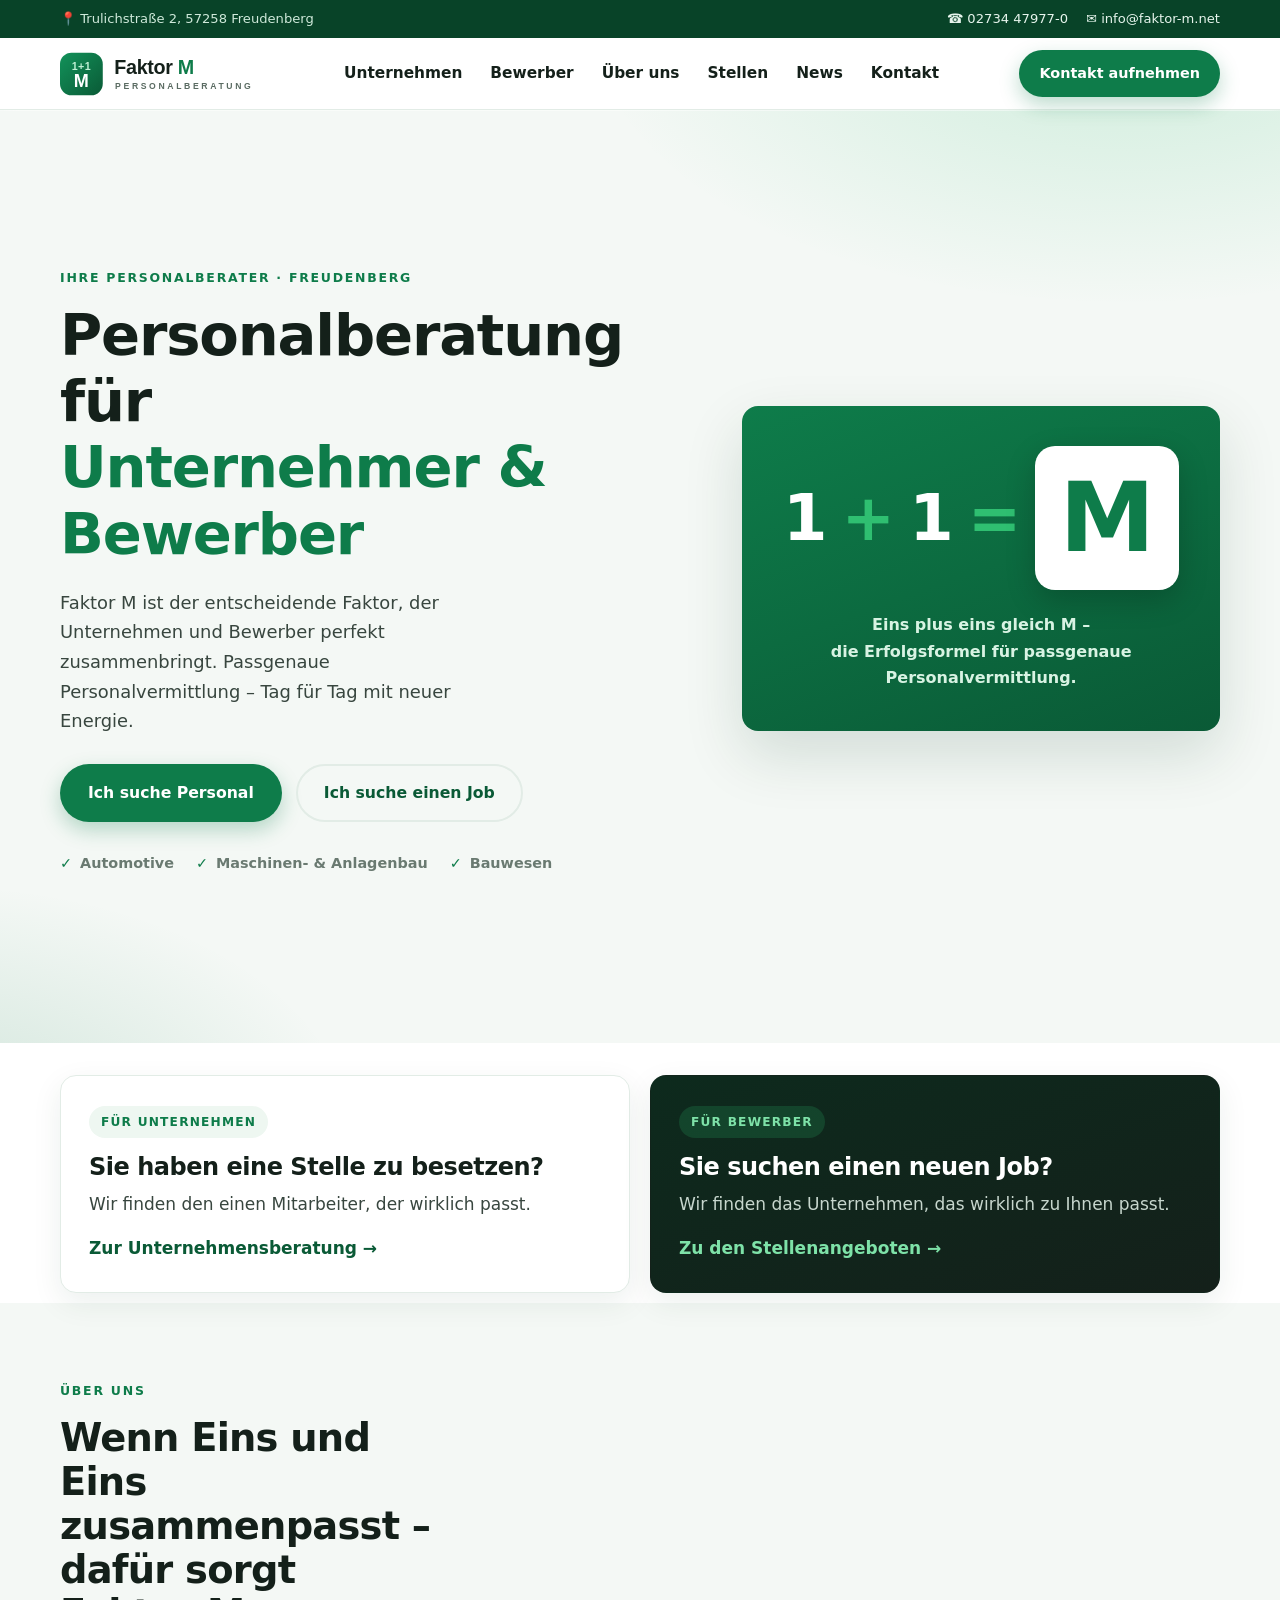
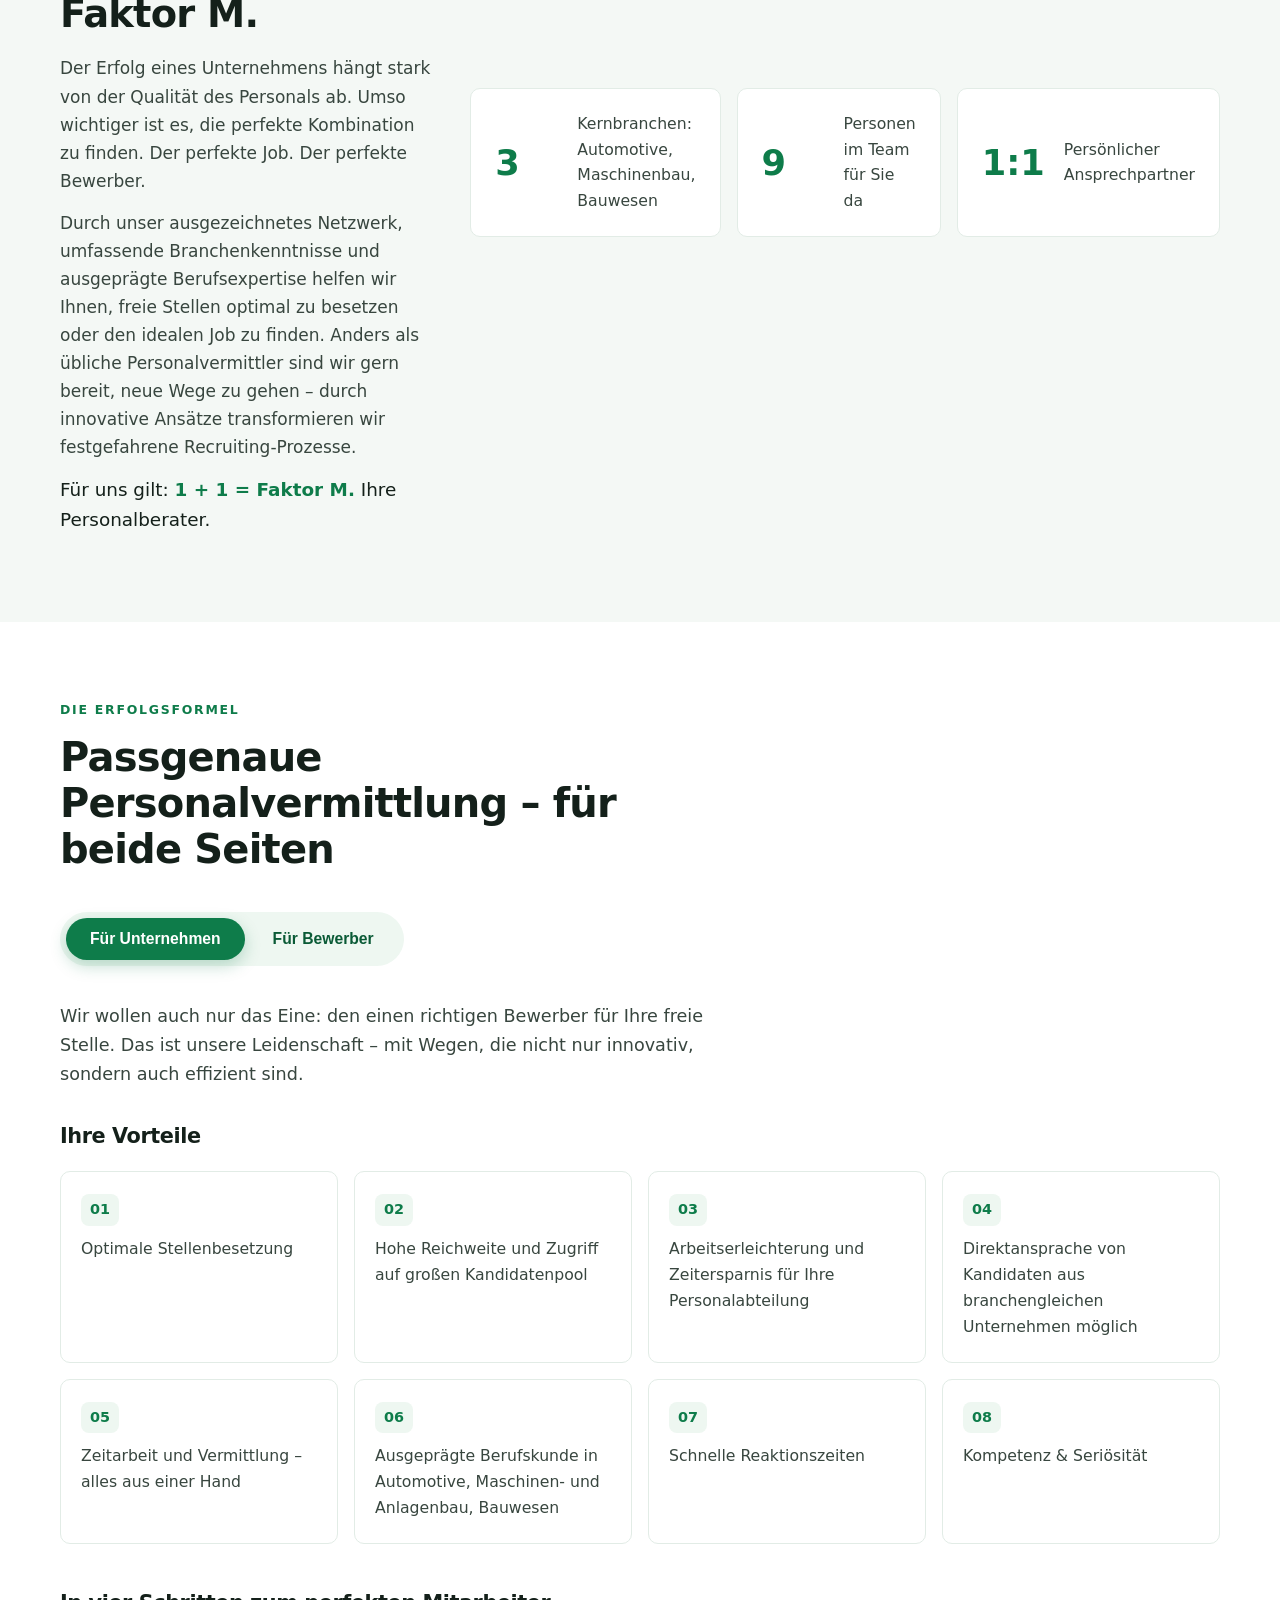
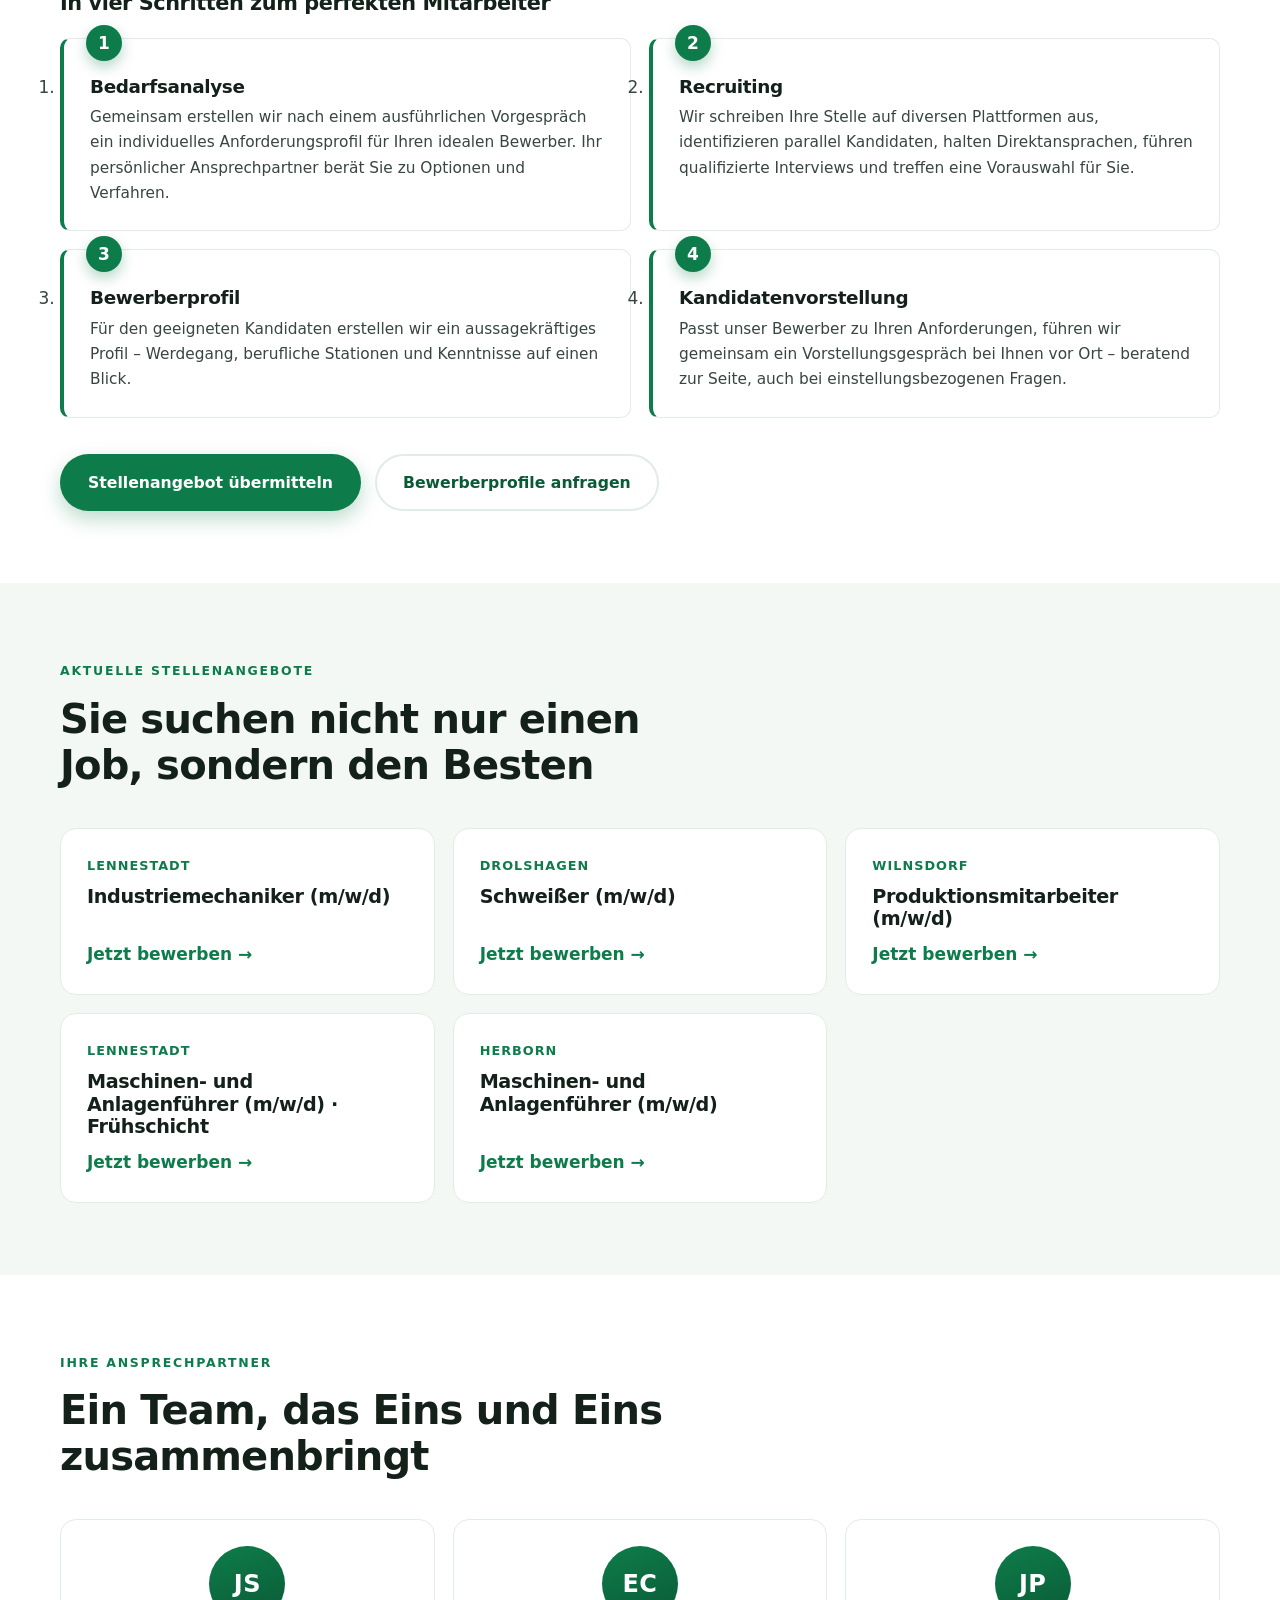
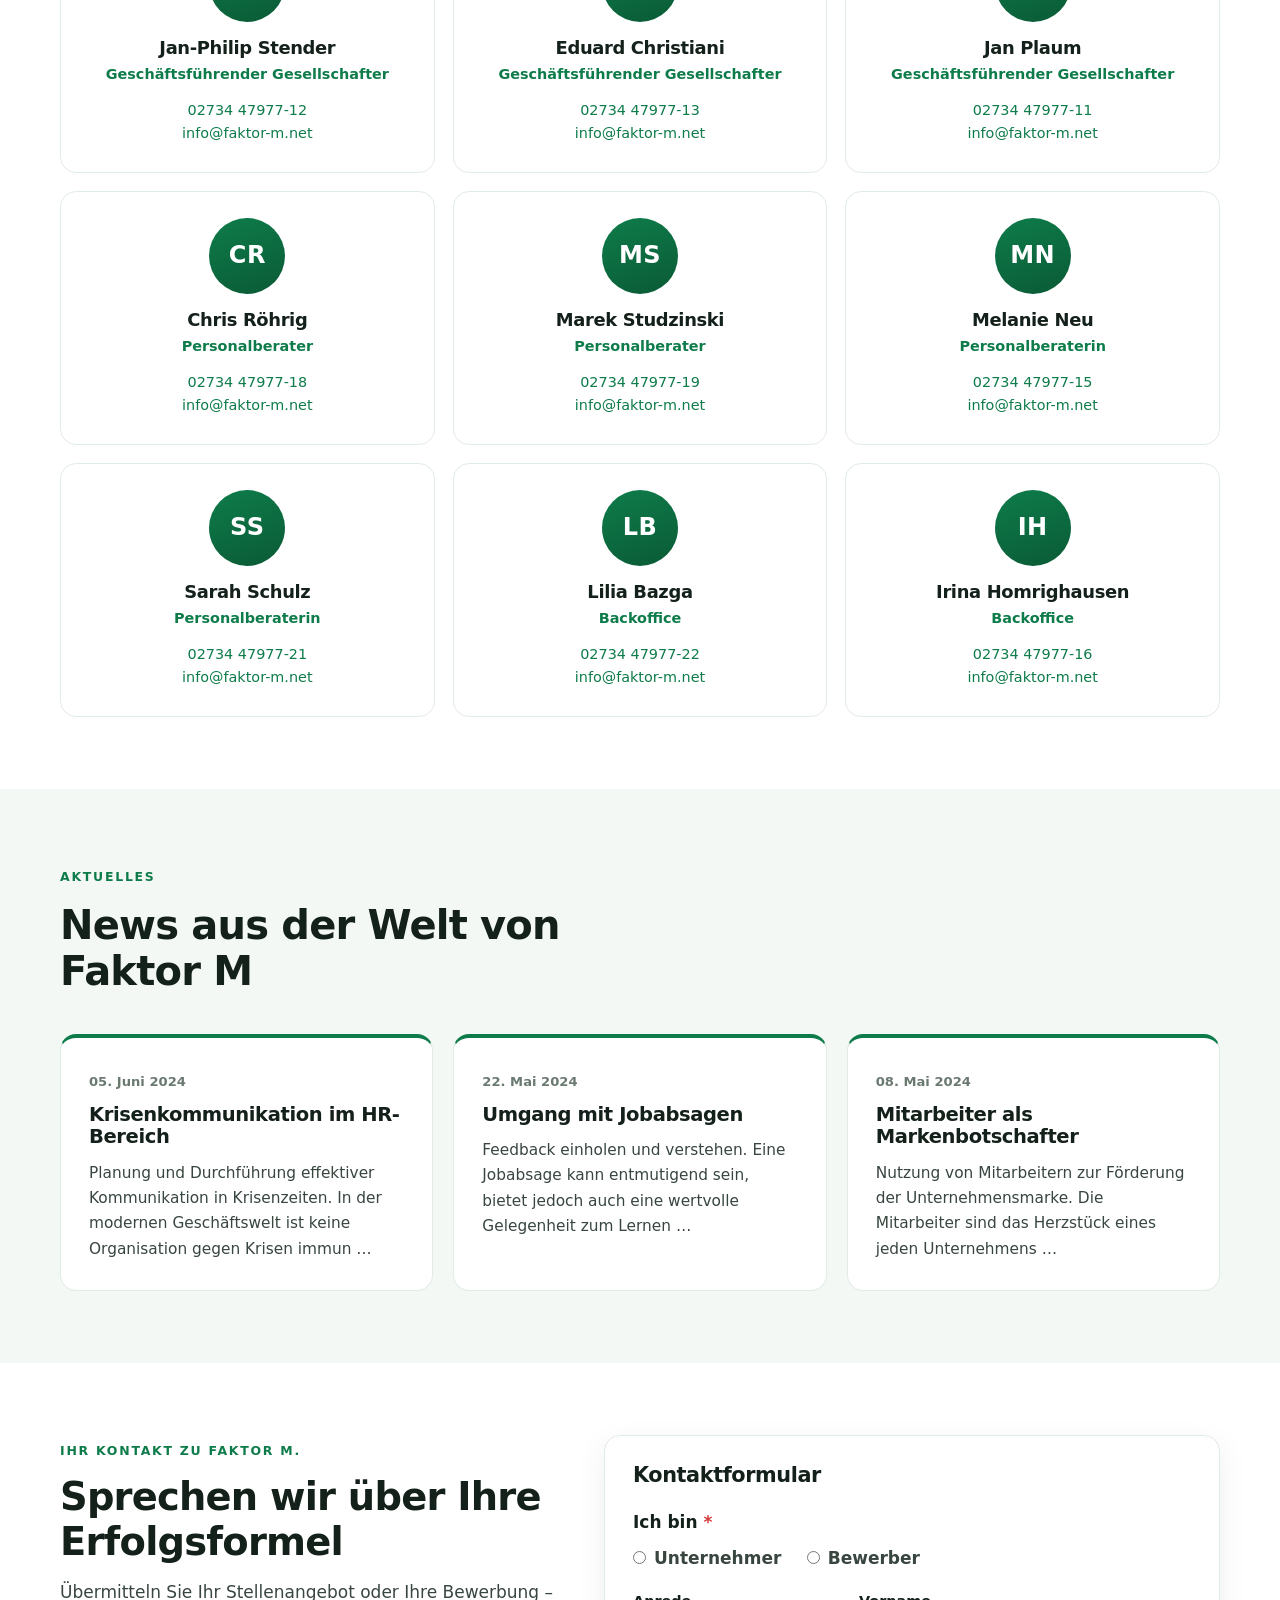
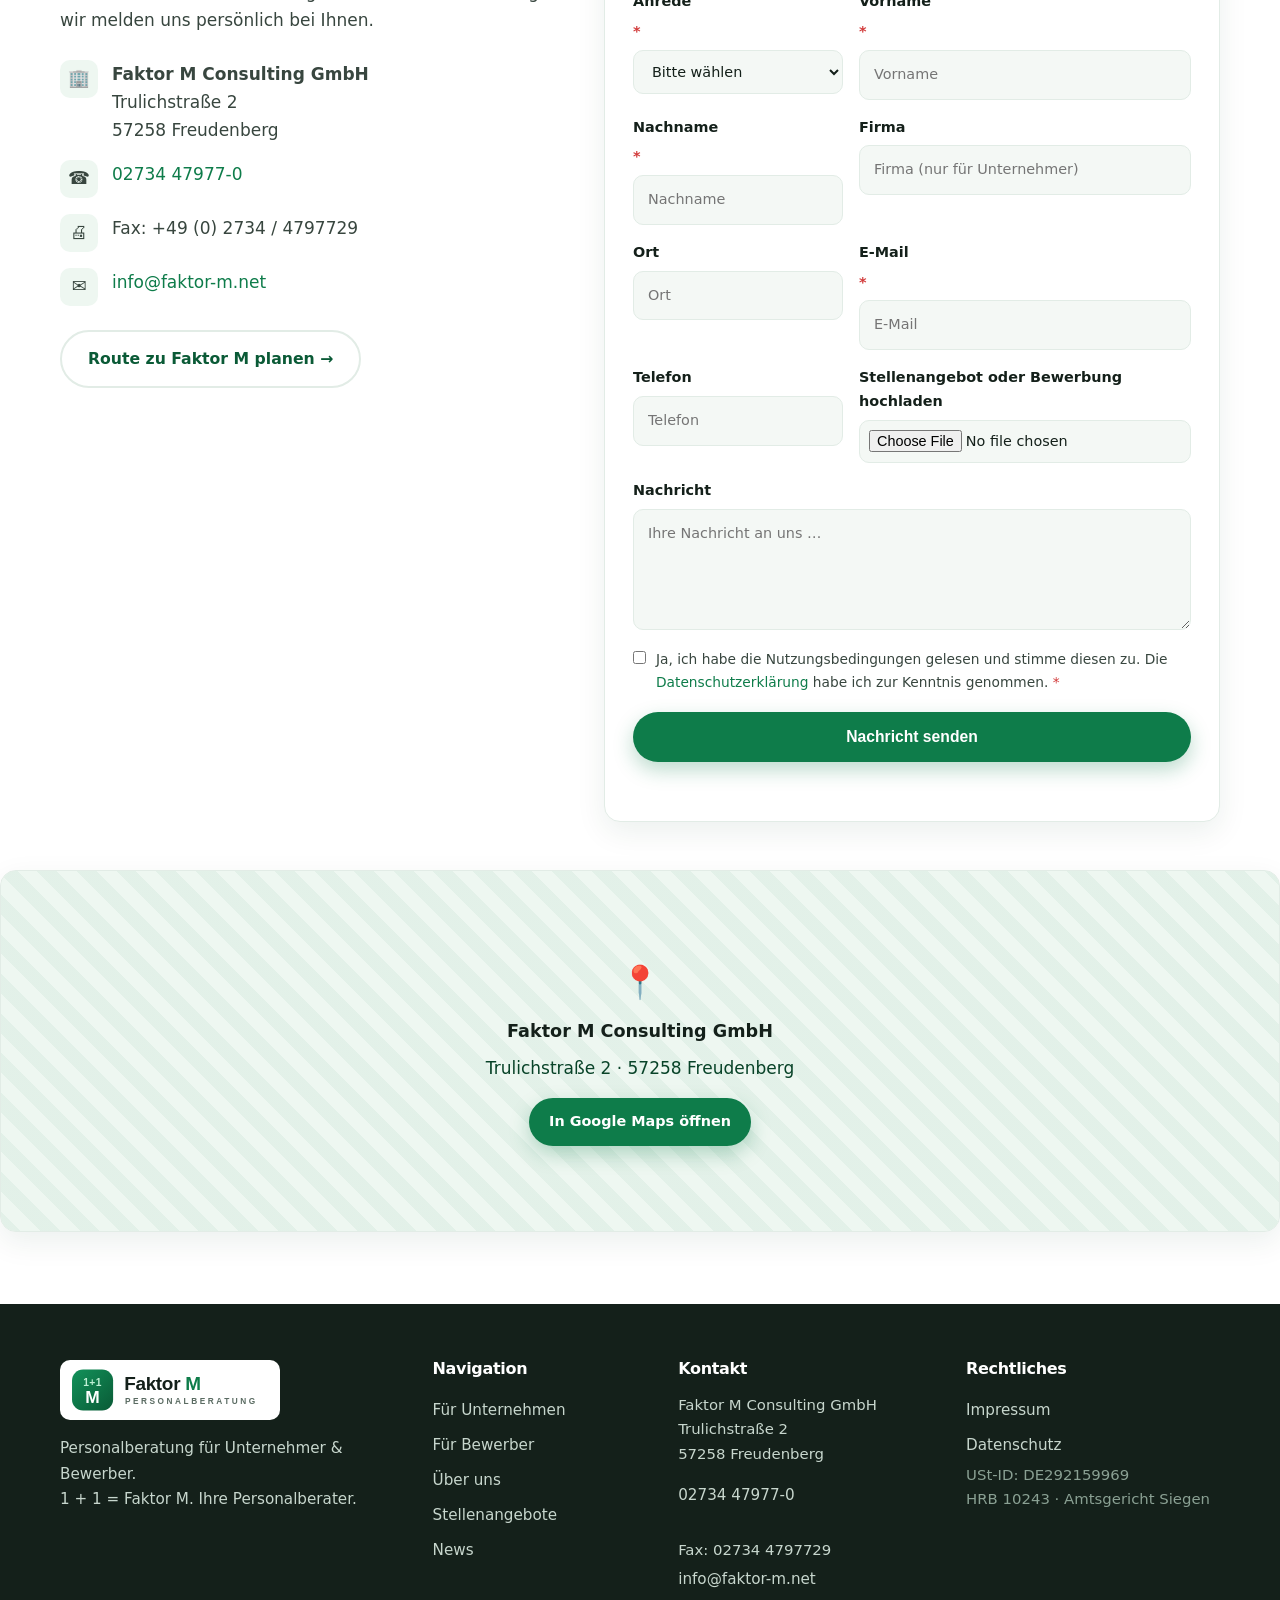
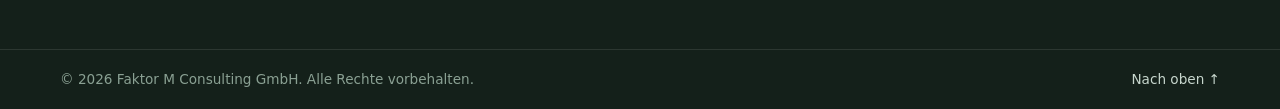
<file: redesign/site/index.html>
<!DOCTYPE html>
<html lang="de">
<head>
  <meta charset="UTF-8">
  <meta name="viewport" content="width=device-width, initial-scale=1.0">
  <title>Faktor M Consulting GmbH — Personalberatung für Unternehmer & Bewerber</title>
  <meta name="description" content="Faktor M Consulting GmbH aus Freudenberg – Ihre Personalberatung für Unternehmer & Bewerber. Passgenaue Personalvermittlung in Automotive, Maschinen- und Anlagenbau und Bauwesen. 1 + 1 = Faktor M.">
  <meta name="theme-color" content="#0e7c4a">
  <link rel="icon" type="image/svg+xml" href="assets/favicon.svg">
  <meta property="og:title" content="Faktor M Consulting GmbH — Personalberatung">
  <meta property="og:description" content="Passgenaue Personalvermittlung für Unternehmer & Bewerber. 1 + 1 = Faktor M.">
  <meta property="og:type" content="website">
  <meta property="og:locale" content="de_DE">
  <link rel="stylesheet" href="style.css">
</head>
<body>
  <a class="skip-link" href="#main">Zum Inhalt springen</a>

  <!-- ░░ Topbar ░░ -->
  <div class="topbar">
    <div class="container topbar__inner">
      <span class="topbar__item">📍 Trulichstraße 2, 57258 Freudenberg</span>
      <div class="topbar__contact">
        <a href="tel:+49273447977">☎ 02734 47977-0</a>
        <a href="mailto:info@faktor-m.net">✉ info@faktor-m.net</a>
      </div>
    </div>
  </div>

  <!-- ░░ Sticky Header ░░ -->
  <header class="site-header" id="top">
    <div class="container site-header__inner">
      <a class="brand" href="#top" aria-label="Faktor M – Startseite">
        <img src="assets/logo.svg" alt="Faktor M Consulting – Personalberatung" width="248" height="56">
      </a>
      <nav class="nav" id="nav" aria-label="Hauptnavigation">
        <a href="#unternehmen">Unternehmen</a>
        <a href="#bewerber">Bewerber</a>
        <a href="#ueber-uns">Über uns</a>
        <a href="#stellen">Stellen</a>
        <a href="#news">News</a>
        <a href="#kontakt">Kontakt</a>
      </nav>
      <div class="header__actions">
        <a class="btn btn--primary btn--sm" href="#kontakt">Kontakt aufnehmen</a>
        <button class="nav-toggle" id="navToggle" aria-label="Menü öffnen" aria-expanded="false" aria-controls="nav">
          <span></span><span></span><span></span>
        </button>
      </div>
    </div>
  </header>

  <main id="main">

    <!-- ░░ Hero ░░ -->
    <section class="hero">
      <div class="hero__bg" aria-hidden="true"></div>
      <div class="container hero__inner">
        <div class="hero__copy">
          <span class="kicker">Ihre Personalberater · Freudenberg</span>
          <h1>Personalberatung für<br><span class="accent">Unternehmer &amp; Bewerber</span></h1>
          <p class="lead">Faktor M ist der entscheidende Faktor, der Unternehmen und Bewerber perfekt
            zusammenbringt. Passgenaue Personalvermittlung – Tag für Tag mit neuer Energie.</p>
          <div class="hero__cta">
            <a class="btn btn--primary" href="#unternehmen">Ich suche Personal</a>
            <a class="btn btn--ghost" href="#bewerber">Ich suche einen Job</a>
          </div>
          <ul class="hero__trust">
            <li><strong>Automotive</strong></li>
            <li><strong>Maschinen- &amp; Anlagenbau</strong></li>
            <li><strong>Bauwesen</strong></li>
          </ul>
        </div>
        <aside class="hero__formula" aria-label="Die Erfolgsformel von Faktor M">
          <div class="formula">
            <span class="formula__num">1</span>
            <span class="formula__op">+</span>
            <span class="formula__num">1</span>
            <span class="formula__op">=</span>
            <span class="formula__m">M</span>
          </div>
          <p class="formula__caption">Eins plus eins gleich M –<br>die Erfolgsformel für passgenaue Personalvermittlung.</p>
        </aside>
      </div>
    </section>

    <!-- ░░ Pfade / Zielgruppen-Einstieg ░░ -->
    <section class="paths container" aria-label="Einstieg wählen">
      <a class="path-card" href="#unternehmen">
        <span class="path-card__tag">Für Unternehmen</span>
        <h2>Sie haben eine Stelle zu besetzen?</h2>
        <p>Wir finden den einen Mitarbeiter, der wirklich passt.</p>
        <span class="path-card__link">Zur Unternehmensberatung →</span>
      </a>
      <a class="path-card path-card--alt" href="#bewerber">
        <span class="path-card__tag">Für Bewerber</span>
        <h2>Sie suchen einen neuen Job?</h2>
        <p>Wir finden das Unternehmen, das wirklich zu Ihnen passt.</p>
        <span class="path-card__link">Zu den Stellenangeboten →</span>
      </a>
    </section>

    <!-- ░░ Über uns (Erfolgsformel) ░░ -->
    <section class="about" id="ueber-uns">
      <div class="container about__inner">
        <div class="about__text">
          <span class="kicker">Über uns</span>
          <h2>Wenn Eins und Eins zusammenpasst – dafür sorgt Faktor M.</h2>
          <p>Der Erfolg eines Unternehmens hängt stark von der Qualität des Personals ab. Umso wichtiger
            ist es, die perfekte Kombination zu finden. Der perfekte Job. Der perfekte Bewerber.</p>
          <p>Durch unser ausgezeichnetes Netzwerk, umfassende Branchenkenntnisse und ausgeprägte
            Berufsexpertise helfen wir Ihnen, freie Stellen optimal zu besetzen oder den idealen Job zu
            finden. Anders als übliche Personalvermittler sind wir gern bereit, neue Wege zu gehen –
            durch innovative Ansätze transformieren wir festgefahrene Recruiting-Prozesse.</p>
          <p class="about__claim">Für uns gilt: <strong>1 + 1 = Faktor M.</strong> Ihre Personalberater.</p>
        </div>
        <ul class="stats">
          <li><span class="stats__num">3</span><span class="stats__label">Kernbranchen: Automotive, Maschinenbau, Bauwesen</span></li>
          <li><span class="stats__num">9</span><span class="stats__label">Personen im Team für Sie da</span></li>
          <li><span class="stats__num">1:1</span><span class="stats__label">Persönlicher Ansprechpartner</span></li>
        </ul>
      </div>
    </section>

    <!-- ░░ Leistungen: Unternehmen / Bewerber (Tabs) ░░ -->
    <section class="services" id="leistungen">
      <div class="container">
        <div class="section-head">
          <span class="kicker">Die Erfolgsformel</span>
          <h2>Passgenaue Personalvermittlung – für beide Seiten</h2>
        </div>

        <div class="tabs" role="tablist" aria-label="Zielgruppe wählen">
          <button class="tab is-active" id="tab-unternehmen" role="tab" aria-selected="true" aria-controls="panel-unternehmen">Für Unternehmen</button>
          <button class="tab" id="tab-bewerber" role="tab" aria-selected="false" aria-controls="panel-bewerber">Für Bewerber</button>
        </div>

        <!-- Panel: Unternehmen -->
        <div class="panel" id="panel-unternehmen" role="tabpanel" aria-labelledby="tab-unternehmen" tabindex="0">
          <a id="unternehmen" class="anchor-offset"></a>
          <p class="panel__intro">Wir wollen auch nur das Eine: den einen richtigen Bewerber für Ihre freie
            Stelle. Das ist unsere Leidenschaft – mit Wegen, die nicht nur innovativ, sondern auch effizient sind.</p>

          <h3 class="subhead">Ihre Vorteile</h3>
          <div class="cards">
            <div class="card"><span class="card__no">01</span><p>Optimale Stellenbesetzung</p></div>
            <div class="card"><span class="card__no">02</span><p>Hohe Reichweite und Zugriff auf großen Kandidatenpool</p></div>
            <div class="card"><span class="card__no">03</span><p>Arbeitserleichterung und Zeitersparnis für Ihre Personalabteilung</p></div>
            <div class="card"><span class="card__no">04</span><p>Direktansprache von Kandidaten aus branchengleichen Unternehmen möglich</p></div>
            <div class="card"><span class="card__no">05</span><p>Zeitarbeit und Vermittlung – alles aus einer Hand</p></div>
            <div class="card"><span class="card__no">06</span><p>Ausgeprägte Berufskunde in Automotive, Maschinen- und Anlagenbau, Bauwesen</p></div>
            <div class="card"><span class="card__no">07</span><p>Schnelle Reaktionszeiten</p></div>
            <div class="card"><span class="card__no">08</span><p>Kompetenz &amp; Seriösität</p></div>
          </div>

          <h3 class="subhead">In vier Schritten zum perfekten Mitarbeiter</h3>
          <ol class="steps">
            <li class="step"><span class="step__no">1</span><h4>Bedarfsanalyse</h4><p>Gemeinsam erstellen wir nach einem ausführlichen Vorgespräch ein individuelles Anforderungsprofil für Ihren idealen Bewerber. Ihr persönlicher Ansprechpartner berät Sie zu Optionen und Verfahren.</p></li>
            <li class="step"><span class="step__no">2</span><h4>Recruiting</h4><p>Wir schreiben Ihre Stelle auf diversen Plattformen aus, identifizieren parallel Kandidaten, halten Direktansprachen, führen qualifizierte Interviews und treffen eine Vorauswahl für Sie.</p></li>
            <li class="step"><span class="step__no">3</span><h4>Bewerberprofil</h4><p>Für den geeigneten Kandidaten erstellen wir ein aussagekräftiges Profil – Werdegang, berufliche Stationen und Kenntnisse auf einen Blick.</p></li>
            <li class="step"><span class="step__no">4</span><h4>Kandidatenvorstellung</h4><p>Passt unser Bewerber zu Ihren Anforderungen, führen wir gemeinsam ein Vorstellungsgespräch bei Ihnen vor Ort – beratend zur Seite, auch bei einstellungsbezogenen Fragen.</p></li>
          </ol>
          <div class="panel__cta">
            <a class="btn btn--primary" href="#kontakt">Stellenangebot übermitteln</a>
            <a class="btn btn--ghost" href="#kontakt">Bewerberprofile anfragen</a>
          </div>
        </div>

        <!-- Panel: Bewerber -->
        <div class="panel is-hidden" id="panel-bewerber" role="tabpanel" aria-labelledby="tab-bewerber" tabindex="0">
          <a id="bewerber" class="anchor-offset"></a>
          <p class="panel__intro">Wir wollen auch nur das Eine: den einen richtigen Job, der perfekt zu Ihnen
            passt. Das ist unsere Leidenschaft – innovativ und effizient, Tag für Tag mit neuer Energie.</p>

          <h3 class="subhead">Ihre Vorteile</h3>
          <div class="cards">
            <div class="card"><span class="card__no">01</span><p>Eine Bewerbung – hohe Reichweite (viele Unternehmen und Zeitersparnis)</p></div>
            <div class="card"><span class="card__no">02</span><p>Langfristige Perspektiven, attraktive Stellen und Kunden</p></div>
            <div class="card"><span class="card__no">03</span><p>Zugang zum „verdeckten" Arbeitsmarkt</p></div>
            <div class="card"><span class="card__no">04</span><p>Optimierung von Bewerbungsunterlagen</p></div>
            <div class="card"><span class="card__no">05</span><p>Anonymes Bewerben aus bestehender Festanstellung möglich</p></div>
            <div class="card"><span class="card__no">06</span><p>Mitarbeiter-Benefits (Tankkarten, Mitarbeiter-werben-Mitarbeiter)</p></div>
            <div class="card"><span class="card__no">07</span><p>Hohe Übernahmequoten in der „qualifizierten Arbeitnehmerüberlassung"</p></div>
            <div class="card"><span class="card__no">08</span><p>Umfassende Mitarbeiterbetreuung (Vorschüsse, Erreichbarkeit, hochwertige Arbeitskleidung)</p></div>
          </div>

          <h3 class="subhead">In vier Schritten zur perfekten Stelle</h3>
          <ol class="steps">
            <li class="step"><span class="step__no">1</span><h4>Erstgespräch</h4><p>Zunächst möchten wir Sie kennenlernen, um Ihre Qualifikationen und Stärken zu ermitteln. Ihre persönlichen Ziele zu kennen ist wichtig, um die passende Position zu finden.</p></li>
            <li class="step"><span class="step__no">2</span><h4>Matching</h4><p>Anhand Ihrer Bewerbung und Wünsche suchen wir die passende Stelle und gleichen Ihre Qualifikation mit den Anforderungsprofilen vakanter Positionen unserer Kunden ab.</p></li>
            <li class="step"><span class="step__no">3</span><h4>Bewerberprofil</h4><p>Aus Ihren Unterlagen und dem Gespräch erstellen wir ein aussagekräftiges Kompetenzprofil für unseren Kunden – ohne dass persönliche Daten weitergegeben werden.</p></li>
            <li class="step"><span class="step__no">4</span><h4>Vorstellungsgespräch</h4><p>Sagt Ihr Kompetenzprofil zu, vereinbaren wir einen Termin. Zum Gespräch im Kundenunternehmen begleiten wir Sie gern als moralische Stütze.</p></li>
          </ol>
          <div class="panel__cta">
            <a class="btn btn--primary" href="#stellen">Stellenangebote ansehen</a>
            <a class="btn btn--ghost" href="https://faktor-m.europersonal.com/stelle/initiativbewerbung-57258-freudenberg-westfalen-9161a22bdc814095b34ae992f0010ec3?origin=faktor-m-consulting-gmbh&amp;source=faktor-m-consulting-gmbh" target="_blank" rel="noopener">Bewerbung übermitteln</a>
          </div>
        </div>
      </div>
    </section>

    <!-- ░░ Stellenangebote ░░ -->
    <section class="jobs" id="stellen">
      <div class="container">
        <div class="section-head">
          <span class="kicker">Aktuelle Stellenangebote</span>
          <h2>Sie suchen nicht nur einen Job, sondern den Besten</h2>
        </div>
        <div class="jobs__grid">
          <article class="job"><span class="job__loc">Lennestadt</span><h3>Industriemechaniker (m/w/d)</h3><a class="job__link" href="#kontakt">Jetzt bewerben →</a></article>
          <article class="job"><span class="job__loc">Drolshagen</span><h3>Schweißer (m/w/d)</h3><a class="job__link" href="#kontakt">Jetzt bewerben →</a></article>
          <article class="job"><span class="job__loc">Wilnsdorf</span><h3>Produktionsmitarbeiter (m/w/d)</h3><a class="job__link" href="#kontakt">Jetzt bewerben →</a></article>
          <article class="job"><span class="job__loc">Lennestadt</span><h3>Maschinen- und Anlagenführer (m/w/d) · Frühschicht</h3><a class="job__link" href="#kontakt">Jetzt bewerben →</a></article>
          <article class="job"><span class="job__loc">Herborn</span><h3>Maschinen- und Anlagenführer (m/w/d)</h3><a class="job__link" href="#kontakt">Jetzt bewerben →</a></article>
        </div>
      </div>
    </section>

    <!-- ░░ Team ░░ -->
    <section class="team" id="team">
      <div class="container">
        <div class="section-head">
          <span class="kicker">Ihre Ansprechpartner</span>
          <h2>Ein Team, das Eins und Eins zusammenbringt</h2>
        </div>
        <div class="team__grid">
          <!-- Mitglieder werden aus Daten gerendert (script.js); statisches Fallback unten -->
          <noscript>
            <p>Jan-Philip Stender · Eduard Christiani · Jan Plaum (Geschäftsführende Gesellschafter) ·
               Chris Röhrig, Marek Studzinski (Personalberater) · Melanie Neu, Sarah Schulz (Personalberaterinnen) ·
               Lilia Bazga, Irina Homrighausen (Backoffice). Telefon 02734 47977-0, info@faktor-m.net</p>
          </noscript>
        </div>
      </div>
    </section>

    <!-- ░░ News ░░ -->
    <section class="news" id="news">
      <div class="container">
        <div class="section-head">
          <span class="kicker">Aktuelles</span>
          <h2>News aus der Welt von Faktor M</h2>
        </div>
        <div class="news__grid">
          <article class="news-card">
            <time datetime="2024-06-05">05. Juni 2024</time>
            <h3>Krisenkommunikation im HR-Bereich</h3>
            <p>Planung und Durchführung effektiver Kommunikation in Krisenzeiten. In der modernen
               Geschäftswelt ist keine Organisation gegen Krisen immun …</p>
          </article>
          <article class="news-card">
            <time datetime="2024-05-22">22. Mai 2024</time>
            <h3>Umgang mit Jobabsagen</h3>
            <p>Feedback einholen und verstehen. Eine Jobabsage kann entmutigend sein, bietet jedoch
               auch eine wertvolle Gelegenheit zum Lernen …</p>
          </article>
          <article class="news-card">
            <time datetime="2024-05-08">08. Mai 2024</time>
            <h3>Mitarbeiter als Markenbotschafter</h3>
            <p>Nutzung von Mitarbeitern zur Förderung der Unternehmensmarke. Die Mitarbeiter sind das
               Herzstück eines jeden Unternehmens …</p>
          </article>
        </div>
      </div>
    </section>

    <!-- ░░ Kontakt ░░ -->
    <section class="contact" id="kontakt">
      <div class="container contact__inner">
        <div class="contact__info">
          <span class="kicker">Ihr Kontakt zu Faktor M.</span>
          <h2>Sprechen wir über Ihre Erfolgsformel</h2>
          <p class="contact__lead">Übermitteln Sie Ihr Stellenangebot oder Ihre Bewerbung – wir melden uns persönlich bei Ihnen.</p>
          <ul class="contact__list">
            <li><span class="contact__ico" aria-hidden="true">🏢</span>
              <div><strong>Faktor M Consulting GmbH</strong><br>Trulichstraße 2<br>57258 Freudenberg</div></li>
            <li><span class="contact__ico" aria-hidden="true">☎</span>
              <div><a href="tel:+49273447977">02734 47977-0</a></div></li>
            <li><span class="contact__ico" aria-hidden="true">🖨</span>
              <div>Fax: +49 (0) 2734 / 4797729</div></li>
            <li><span class="contact__ico" aria-hidden="true">✉</span>
              <div><a href="mailto:info@faktor-m.net">info@faktor-m.net</a></div></li>
          </ul>
          <a class="btn btn--ghost" href="https://www.google.de/maps/place/Faktor+M+Consulting+GmbH/@50.8970251,7.8735389,17z/data=!4m12!1m6!3m5!1s0x47bea6375e147a9f:0x696c91d473396a3f!2sFaktor+M+Consulting+GmbH!8m2!3d50.8970217!4d7.8757276!3m4!1s0x47bea6375e147a9f:0x696c91d473396a3f!8m2!3d50.8970217!4d7.8757276" target="_blank" rel="noopener">Route zu Faktor M planen →</a>
        </div>

        <form class="contact__form" id="contactForm" novalidate>
          <h3>Kontaktformular</h3>
          <fieldset class="form-row form-row--radio">
            <legend>Ich bin <span class="req">*</span></legend>
            <label><input type="radio" name="rolle" value="Unternehmer" required> Unternehmer</label>
            <label><input type="radio" name="rolle" value="Bewerber"> Bewerber</label>
          </fieldset>
          <div class="form-grid">
            <label class="field">Anrede <span class="req">*</span>
              <select name="anrede" required><option value="">Bitte wählen</option><option>Herr</option><option>Frau</option></select>
            </label>
            <label class="field">Vorname <span class="req">*</span>
              <input type="text" name="vorname" required placeholder="Vorname">
            </label>
            <label class="field">Nachname <span class="req">*</span>
              <input type="text" name="nachname" required placeholder="Nachname">
            </label>
            <label class="field">Firma
              <input type="text" name="firma" placeholder="Firma (nur für Unternehmer)">
            </label>
            <label class="field">Ort
              <input type="text" name="ort" placeholder="Ort">
            </label>
            <label class="field">E-Mail <span class="req">*</span>
              <input type="email" name="email" required placeholder="E-Mail">
            </label>
            <label class="field">Telefon
              <input type="tel" name="telefon" placeholder="Telefon">
            </label>
            <label class="field field--file">Stellenangebot oder Bewerbung hochladen
              <input type="file" name="datei" accept=".pdf,.doc,.docx,.odt">
            </label>
          </div>
          <label class="field field--full">Nachricht
            <textarea name="nachricht" rows="4" placeholder="Ihre Nachricht an uns …"></textarea>
          </label>
          <label class="field field--check">
            <input type="checkbox" name="datenschutz" required>
            <span>Ja, ich habe die Nutzungsbedingungen gelesen und stimme diesen zu. Die
              <a href="#" target="_blank" rel="noopener">Datenschutzerklärung</a> habe ich zur Kenntnis genommen. <span class="req">*</span></span>
          </label>
          <button class="btn btn--primary btn--block" type="submit">Nachricht senden</button>
          <p class="form-note" id="formNote" role="status" aria-live="polite"></p>
        </form>
      </div>

      <div class="contact__map">
        <div class="contact__map-fallback" aria-hidden="true">
          <span class="contact__map-pin">📍</span>
          <strong>Faktor M Consulting GmbH</strong>
          <span>Trulichstraße 2 · 57258 Freudenberg</span>
          <a class="btn btn--primary btn--sm" href="https://www.google.de/maps/place/Faktor+M+Consulting+GmbH/@50.8970251,7.8735389,17z/data=!4m12!1m6!3m5!1s0x47bea6375e147a9f:0x696c91d473396a3f!2sFaktor+M+Consulting+GmbH!8m2!3d50.8970217!4d7.8757276!3m4!1s0x47bea6375e147a9f:0x696c91d473396a3f!8m2!3d50.8970217!4d7.8757276" target="_blank" rel="noopener">In Google Maps öffnen</a>
        </div>
        <iframe
          title="Standort Faktor M Consulting GmbH, Trulichstraße 2, 57258 Freudenberg"
          src="https://www.openstreetmap.org/export/embed.html?bbox=7.8707%2C50.8945%2C7.8807%2C50.8995&amp;layer=mapnik&amp;marker=50.8970217%2C7.8757276"
          loading="lazy" referrerpolicy="no-referrer-when-downgrade"></iframe>
      </div>
    </section>
  </main>

  <!-- ░░ Footer ░░ -->
  <footer class="site-footer">
    <div class="container footer__grid">
      <div class="footer__brand">
        <img src="assets/logo.svg" alt="Faktor M Consulting" width="220" height="50" class="footer__logo">
        <p>Personalberatung für Unternehmer &amp; Bewerber.<br>1 + 1 = Faktor M. Ihre Personalberater.</p>
      </div>
      <div class="footer__col">
        <h4>Navigation</h4>
        <a href="#unternehmen">Für Unternehmen</a>
        <a href="#bewerber">Für Bewerber</a>
        <a href="#ueber-uns">Über uns</a>
        <a href="#stellen">Stellenangebote</a>
        <a href="#news">News</a>
      </div>
      <div class="footer__col">
        <h4>Kontakt</h4>
        <p>Faktor M Consulting GmbH<br>Trulichstraße 2<br>57258 Freudenberg</p>
        <p><a href="tel:+49273447977">02734 47977-0</a><br>
           Fax: 02734 4797729<br>
           <a href="mailto:info@faktor-m.net">info@faktor-m.net</a></p>
      </div>
      <div class="footer__col">
        <h4>Rechtliches</h4>
        <a href="impressum.html">Impressum</a>
        <a href="impressum.html#datenschutz">Datenschutz</a>
        <p class="footer__legal">USt-ID: DE292159969<br>HRB 10243 · Amtsgericht Siegen</p>
      </div>
    </div>
    <div class="footer__bar">
      <div class="container footer__bar-inner">
        <span>© <span id="year">2026</span> Faktor M Consulting GmbH. Alle Rechte vorbehalten.</span>
        <a href="#top">Nach oben ↑</a>
      </div>
    </div>
  </footer>

  <script src="script.js"></script>
</body>
</html>
</file>
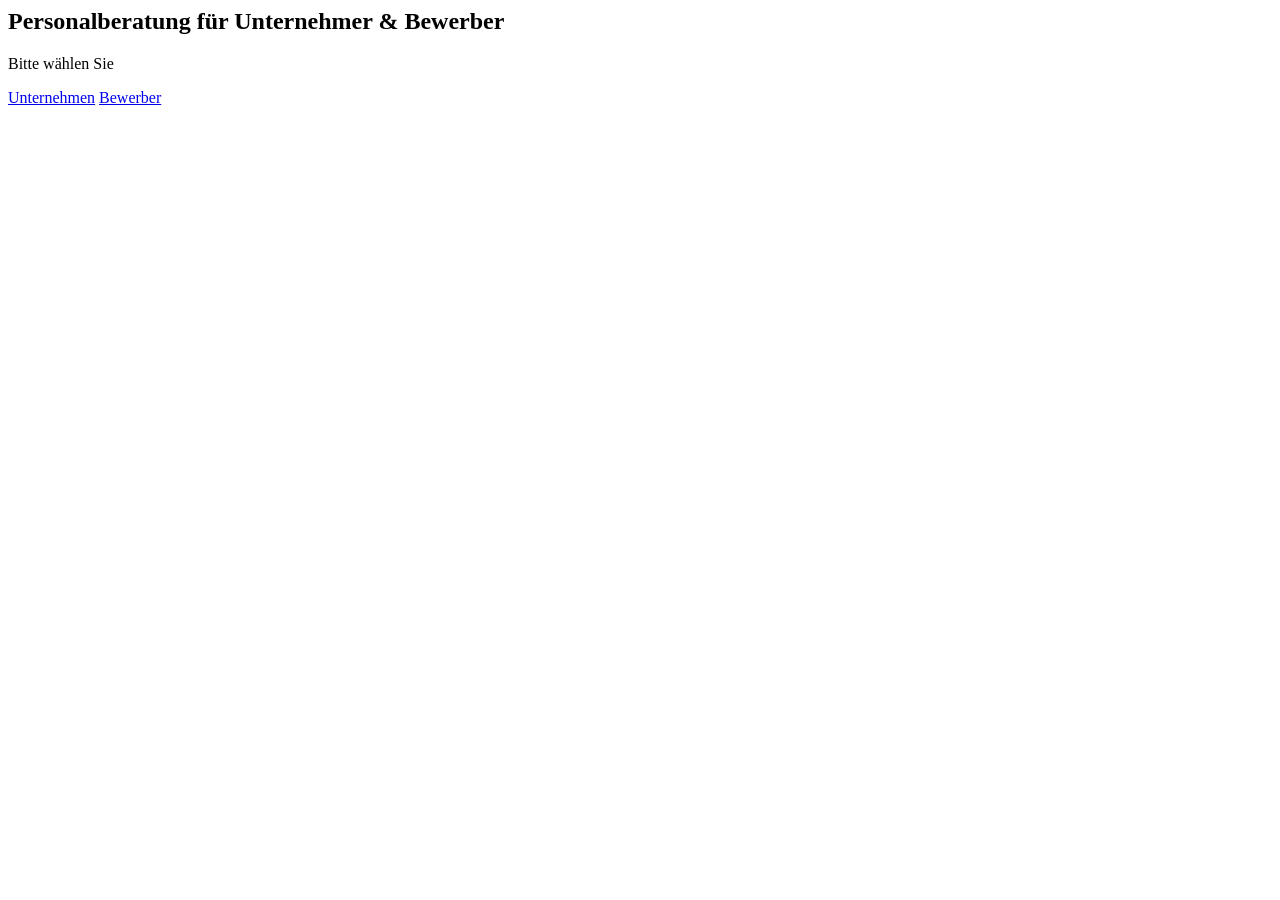
<file: redesign/scrape/home.html>
<!-- Faktor M Startseite (gerendert via Headless-Browser, gekürzt auf relevante Struktur) -->
<html lang=""><head><title>Faktor M</title></head><body>
<section id="image-select">
  <div class="center-body">
    <h1>Personalberatung für <strong>Unternehmer &amp; Bewerber</strong></h1>
    <p>Bitte wählen Sie</p>
    <a href="/unternehmen">Unternehmen</a>
    <a href="/bewerber">Bewerber</a>
  </div>
</section>
<!-- News-Lippe: 05.06.2024 Krisenkommunikation; 22.05.2024 Umgang mit Jobabsagen; 08.05.2024 Mitarbeiter/Unternehmensmarke -->
</body></html>
</file>
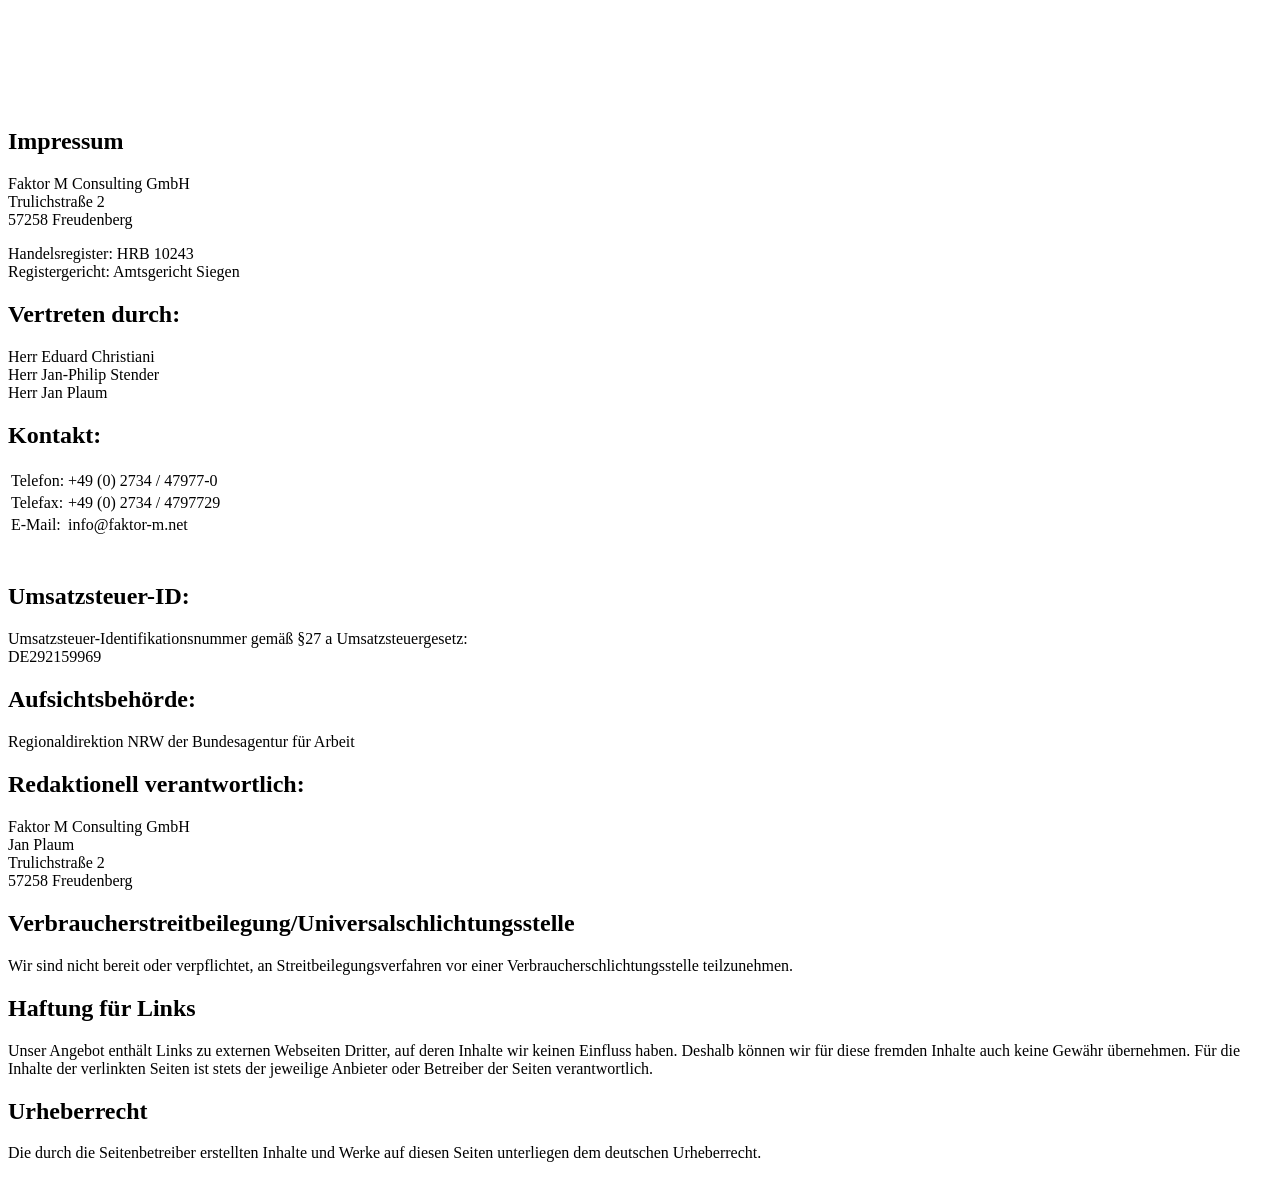
<file: redesign/scrape/impressum.html>
<html lang="">
<head><title>Impressum</title></head>
<body>
<section class="p-5" id="dce_textarea">
  <div class="container">
    <div class="bg-white p-5" style="margin-top: 8rem;">
      <div class="row">
        <div class="col-12 mb-5"><h1>Impressum</h1></div>
        <div class="col-12">
          <p>Faktor M Consulting GmbH<br> Trulichstraße 2<br> 57258 Freudenberg</p>
          <p>Handelsregister: HRB 10243<br> Registergericht: Amtsgericht Siegen</p>
          <h2>Vertreten durch:</h2>
          <p>Herr Eduard Christiani<br> Herr Jan-Philip Stender<br> Herr Jan Plaum</p>
          <h2>Kontakt:</h2>
          <table><tbody>
            <tr><td>Telefon:</td><td>+49 (0) 2734 / 47977-0</td></tr>
            <tr><td>Telefax:</td><td>+49 (0) 2734 / 4797729</td></tr>
            <tr><td>E-Mail:</td><td>info@faktor-m.net</td></tr>
          </tbody></table>
          <h2><br> Umsatzsteuer-ID:</h2>
          <p>Umsatzsteuer-Identifikationsnummer gemäß §27 a Umsatzsteuergesetz:<br> DE292159969</p>
          <h2>Aufsichtsbehörde:</h2>
          <p>Regionaldirektion NRW der Bundesagentur für Arbeit</p>
          <h2>Redaktionell verantwortlich:</h2>
          <p>Faktor M Consulting GmbH<br> Jan Plaum<br> Trulichstraße 2<br> 57258 Freudenberg</p>
          <h2>Verbraucherstreitbeilegung/Universalschlichtungsstelle</h2>
          <p>Wir sind nicht bereit oder verpflichtet, an Streitbeilegungsverfahren vor einer Verbraucherschlichtungsstelle teilzunehmen.</p>
          <h2>Haftung für Links</h2>
          <p>Unser Angebot enthält Links zu externen Webseiten Dritter, auf deren Inhalte wir keinen Einfluss haben. Deshalb können wir für diese fremden Inhalte auch keine Gewähr übernehmen. Für die Inhalte der verlinkten Seiten ist stets der jeweilige Anbieter oder Betreiber der Seiten verantwortlich.</p>
          <h2>Urheberrecht</h2>
          <p>Die durch die Seitenbetreiber erstellten Inhalte und Werke auf diesen Seiten unterliegen dem deutschen Urheberrecht.</p>
        </div>
      </div>
    </div>
  </div>
</section>
</body>
</html>
</file>
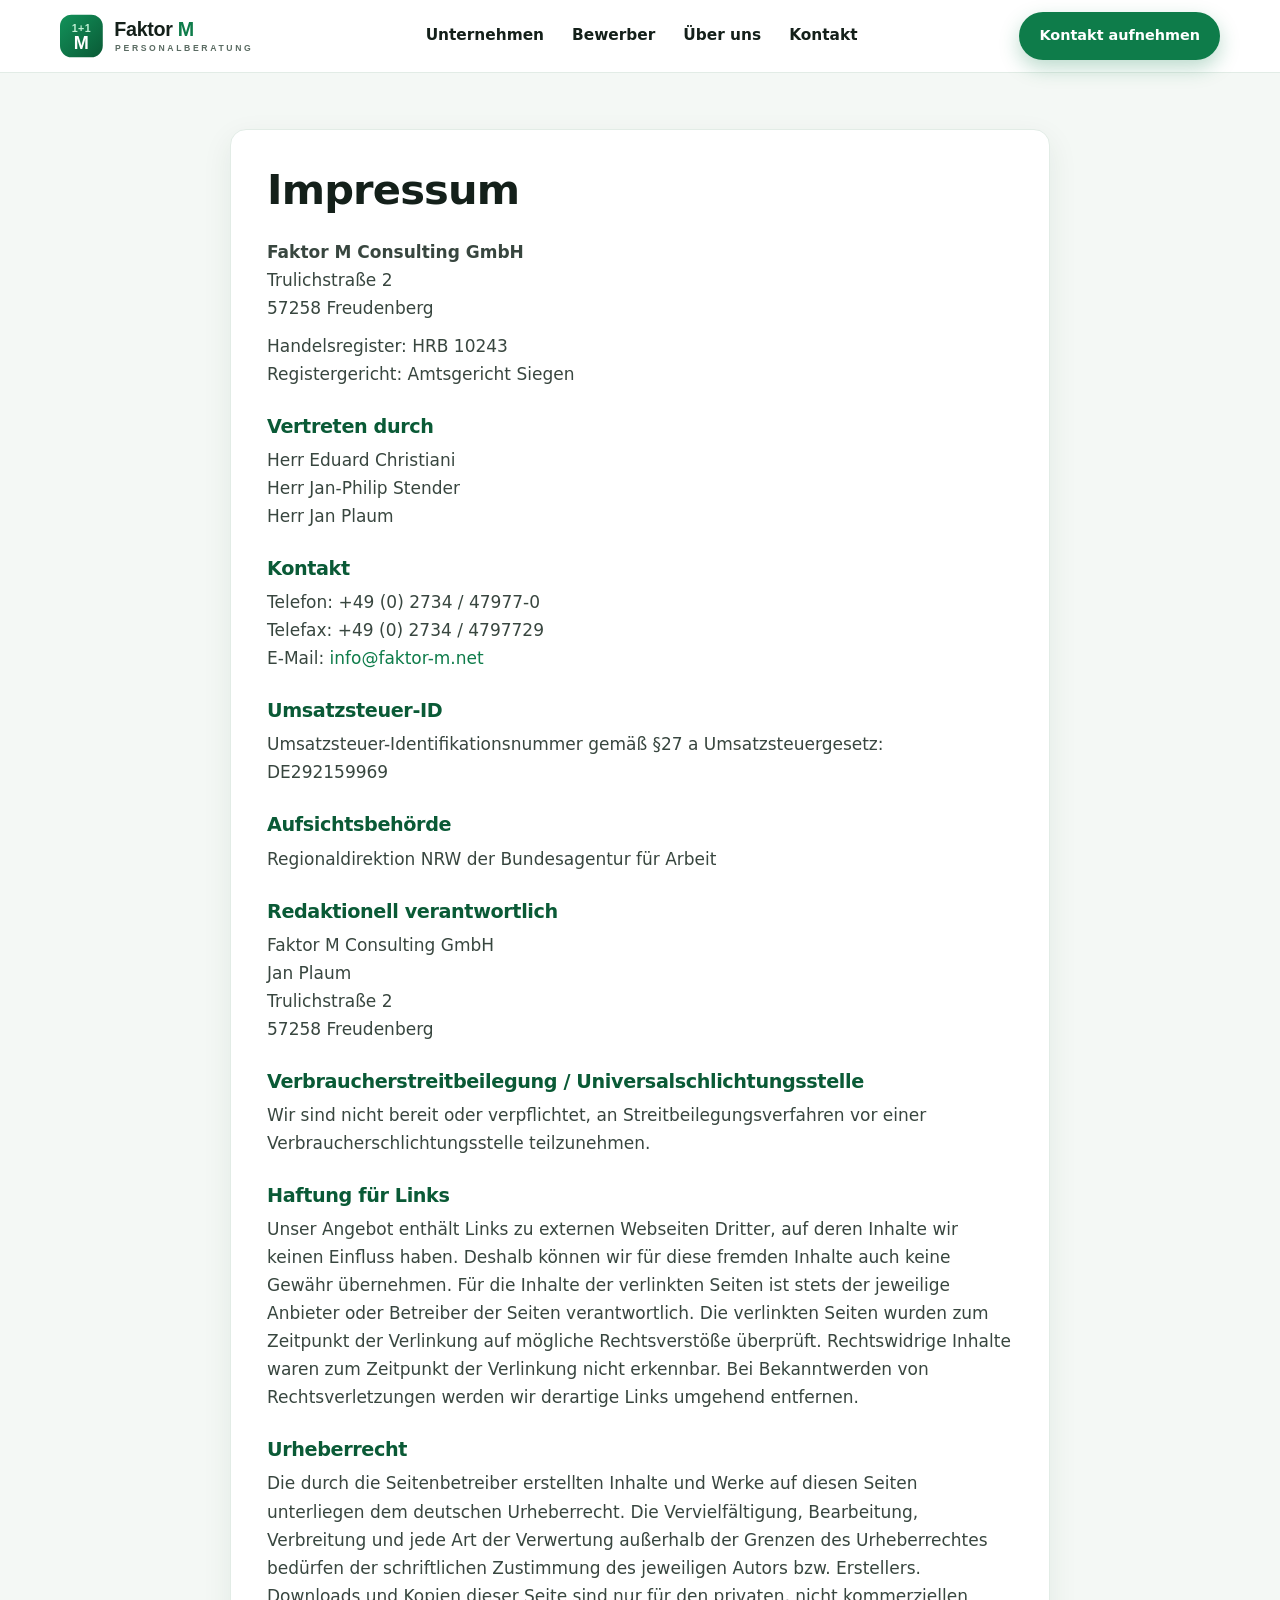
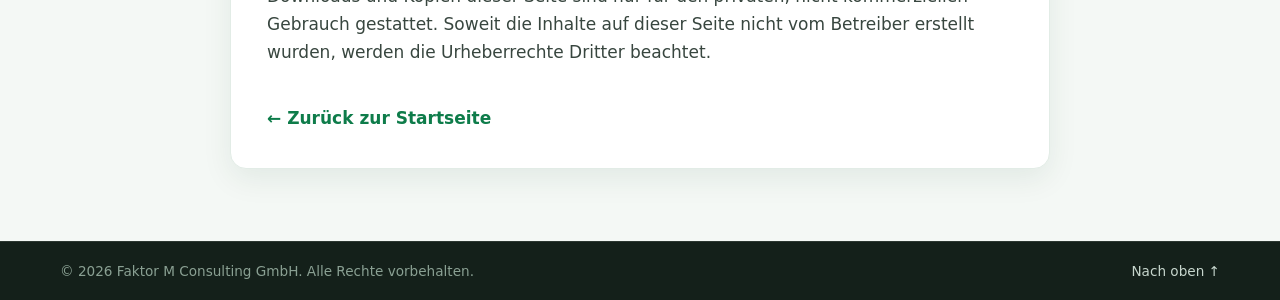
<file: redesign/site/impressum.html>
<!DOCTYPE html>
<html lang="de">
<head>
  <meta charset="UTF-8">
  <meta name="viewport" content="width=device-width, initial-scale=1.0">
  <title>Impressum — Faktor M Consulting GmbH</title>
  <meta name="description" content="Impressum der Faktor M Consulting GmbH, Trulichstraße 2, 57258 Freudenberg.">
  <link rel="icon" type="image/svg+xml" href="assets/favicon.svg">
  <link rel="stylesheet" href="style.css">
  <style>
    .legal { padding: 56px 0 72px; background: var(--bg-soft); min-height: 60vh; }
    .legal__card { background:#fff; border:1px solid var(--line); border-radius: var(--radius); box-shadow: var(--shadow); padding: 36px; max-width: 820px; margin-inline: auto; }
    .legal h1 { font-size: clamp(1.9rem, 5vw, 2.6rem); margin-bottom: 24px; }
    .legal h2 { font-size: 1.2rem; margin: 28px 0 8px; color: var(--green-700); }
    .legal p { margin-bottom: 10px; }
    .legal a.back { display:inline-block; margin-top: 28px; font-weight: 700; }
  </style>
</head>
<body>
  <a class="skip-link" href="#main">Zum Inhalt springen</a>

  <header class="site-header" id="top">
    <div class="container site-header__inner">
      <a class="brand" href="index.html" aria-label="Faktor M – Startseite">
        <img src="assets/logo.svg" alt="Faktor M Consulting – Personalberatung" width="248" height="56">
      </a>
      <nav class="nav" aria-label="Hauptnavigation">
        <a href="index.html#unternehmen">Unternehmen</a>
        <a href="index.html#bewerber">Bewerber</a>
        <a href="index.html#ueber-uns">Über uns</a>
        <a href="index.html#kontakt">Kontakt</a>
      </nav>
      <div class="header__actions">
        <a class="btn btn--primary btn--sm" href="index.html#kontakt">Kontakt aufnehmen</a>
      </div>
    </div>
  </header>

  <main id="main">
    <section class="legal">
      <div class="container">
        <div class="legal__card">
          <h1>Impressum</h1>

          <p><strong>Faktor M Consulting GmbH</strong><br>
            Trulichstraße 2<br>
            57258 Freudenberg</p>

          <p>Handelsregister: HRB 10243<br>
            Registergericht: Amtsgericht Siegen</p>

          <h2>Vertreten durch</h2>
          <p>Herr Eduard Christiani<br>
            Herr Jan-Philip Stender<br>
            Herr Jan Plaum</p>

          <h2>Kontakt</h2>
          <p>Telefon: +49 (0) 2734 / 47977-0<br>
            Telefax: +49 (0) 2734 / 4797729<br>
            E-Mail: <a href="mailto:info@faktor-m.net">info@faktor-m.net</a></p>

          <h2 id="ustid">Umsatzsteuer-ID</h2>
          <p>Umsatzsteuer-Identifikationsnummer gemäß §27 a Umsatzsteuergesetz:<br>
            DE292159969</p>

          <h2>Aufsichtsbehörde</h2>
          <p>Regionaldirektion NRW der Bundesagentur für Arbeit</p>

          <h2>Redaktionell verantwortlich</h2>
          <p>Faktor M Consulting GmbH<br>
            Jan Plaum<br>
            Trulichstraße 2<br>
            57258 Freudenberg</p>

          <h2>Verbraucherstreitbeilegung / Universalschlichtungsstelle</h2>
          <p>Wir sind nicht bereit oder verpflichtet, an Streitbeilegungsverfahren vor einer
            Verbraucherschlichtungsstelle teilzunehmen.</p>

          <h2>Haftung für Links</h2>
          <p>Unser Angebot enthält Links zu externen Webseiten Dritter, auf deren Inhalte wir keinen
            Einfluss haben. Deshalb können wir für diese fremden Inhalte auch keine Gewähr übernehmen.
            Für die Inhalte der verlinkten Seiten ist stets der jeweilige Anbieter oder Betreiber der
            Seiten verantwortlich. Die verlinkten Seiten wurden zum Zeitpunkt der Verlinkung auf
            mögliche Rechtsverstöße überprüft. Rechtswidrige Inhalte waren zum Zeitpunkt der Verlinkung
            nicht erkennbar. Bei Bekanntwerden von Rechtsverletzungen werden wir derartige Links
            umgehend entfernen.</p>

          <h2 id="datenschutz">Urheberrecht</h2>
          <p>Die durch die Seitenbetreiber erstellten Inhalte und Werke auf diesen Seiten unterliegen
            dem deutschen Urheberrecht. Die Vervielfältigung, Bearbeitung, Verbreitung und jede Art der
            Verwertung außerhalb der Grenzen des Urheberrechtes bedürfen der schriftlichen Zustimmung
            des jeweiligen Autors bzw. Erstellers. Downloads und Kopien dieser Seite sind nur für den
            privaten, nicht kommerziellen Gebrauch gestattet. Soweit die Inhalte auf dieser Seite nicht
            vom Betreiber erstellt wurden, werden die Urheberrechte Dritter beachtet.</p>

          <a class="back" href="index.html">← Zurück zur Startseite</a>
        </div>
      </div>
    </section>
  </main>

  <footer class="site-footer">
    <div class="footer__bar">
      <div class="container footer__bar-inner">
        <span>© <span id="year">2026</span> Faktor M Consulting GmbH. Alle Rechte vorbehalten.</span>
        <a href="index.html#top">Nach oben ↑</a>
      </div>
    </div>
  </footer>
  <script>document.getElementById("year").textContent = new Date().getFullYear();</script>
</body>
</html>
</file>
<file: redesign/site/style.css>
/* ============================================================
   Faktor M Consulting GmbH — Website-Stylesheet
   Mobile-first, responsive. Markenfarbe: Grün.
   ============================================================ */

:root {
  --green:        #0e7c4a;
  --green-700:    #0a5a36;
  --green-800:    #084328;
  --green-accent: #2fbf71;
  --green-50:     #eef7f1;
  --green-100:    #dcefe3;

  --ink:    #14201a;
  --body:   #38463f;
  --muted:  #6a7a71;
  --line:   #e2ece6;
  --bg:     #ffffff;
  --bg-soft:#f4f8f5;

  --radius:   16px;
  --radius-sm:10px;
  --shadow:   0 10px 30px rgba(10, 60, 35, .08);
  --shadow-lg:0 24px 60px rgba(10, 60, 35, .14);
  --maxw: 1160px;
  --ease: cubic-bezier(.22,.61,.36,1);

  --font: "Segoe UI", system-ui, -apple-system, Roboto, "Helvetica Neue", Arial, sans-serif;
}

/* ---------- Reset / Base ---------- */
*, *::before, *::after { box-sizing: border-box; margin: 0; padding: 0; }
html { scroll-behavior: smooth; -webkit-text-size-adjust: 100%; }
body {
  font-family: var(--font);
  color: var(--body);
  background: var(--bg);
  line-height: 1.65;
  font-size: 17px;
  -webkit-font-smoothing: antialiased;
}
img, svg, iframe { max-width: 100%; display: block; }
a { color: var(--green); text-decoration: none; transition: color .2s var(--ease); }
a:hover { color: var(--green-700); }
h1, h2, h3, h4 { color: var(--ink); line-height: 1.15; font-weight: 800; letter-spacing: -0.02em; }
ul { list-style: none; }

.container { width: min(100% - 40px, var(--maxw)); margin-inline: auto; }

.skip-link {
  position: absolute; left: -999px; top: 0; z-index: 1000;
  background: var(--green); color: #fff; padding: 10px 16px; border-radius: 0 0 8px 0;
}
.skip-link:focus { left: 0; color:#fff; }

:focus-visible { outline: 3px solid var(--green-accent); outline-offset: 2px; border-radius: 4px; }

.kicker {
  display: inline-block; font-size: .78rem; font-weight: 800; letter-spacing: .14em;
  text-transform: uppercase; color: var(--green); margin-bottom: 14px;
}
.accent { color: var(--green); }

/* ---------- Buttons ---------- */
.btn {
  display: inline-flex; align-items: center; justify-content: center; gap: 8px;
  font-weight: 700; font-size: .98rem; padding: 14px 26px; border-radius: 999px;
  border: 2px solid transparent; cursor: pointer; transition: all .25s var(--ease);
  text-align: center;
}
.btn--primary { background: var(--green); color: #fff; box-shadow: 0 8px 20px rgba(14,124,74,.28); }
.btn--primary:hover { background: var(--green-700); color:#fff; transform: translateY(-2px); box-shadow: 0 12px 26px rgba(14,124,74,.34); }
.btn--ghost { background: transparent; color: var(--green-700); border-color: var(--line); }
.btn--ghost:hover { border-color: var(--green); color: var(--green-700); background: var(--green-50); }
.btn--sm { padding: 10px 18px; font-size: .9rem; }
.btn--block { width: 100%; }

/* ---------- Topbar ---------- */
.topbar { background: var(--green-800); color: #cfe9da; font-size: .82rem; }
.topbar__inner { display: flex; justify-content: space-between; align-items: center; gap: 12px; padding: 8px 0; flex-wrap: wrap; }
.topbar a { color: #e7f5ed; }
.topbar a:hover { color: #fff; }
.topbar__contact { display: flex; gap: 18px; flex-wrap: wrap; }

/* ---------- Header ---------- */
.site-header {
  position: sticky; top: 0; z-index: 100; background: rgba(255,255,255,.92);
  backdrop-filter: saturate(140%) blur(8px); border-bottom: 1px solid var(--line);
}
.site-header__inner { display: flex; align-items: center; justify-content: space-between; gap: 16px; padding: 12px 0; }
.brand img { height: 46px; width: auto; }
.nav { display: none; gap: 28px; }
.nav a { color: var(--ink); font-weight: 600; font-size: .96rem; position: relative; }
.nav a::after {
  content: ""; position: absolute; left: 0; bottom: -6px; height: 2px; width: 0;
  background: var(--green); transition: width .25s var(--ease);
}
.nav a:hover::after { width: 100%; }
.header__actions { display: flex; align-items: center; gap: 12px; }
.header__actions .btn { display: none; }

.nav-toggle { width: 44px; height: 40px; background: var(--green-50); border: 1px solid var(--line); border-radius: 10px; display: grid; place-content: center; gap: 4px; cursor: pointer; }
.nav-toggle span { width: 20px; height: 2px; background: var(--green-700); border-radius: 2px; transition: .25s var(--ease); }
.nav-toggle[aria-expanded="true"] span:nth-child(1) { transform: translateY(6px) rotate(45deg); }
.nav-toggle[aria-expanded="true"] span:nth-child(2) { opacity: 0; }
.nav-toggle[aria-expanded="true"] span:nth-child(3) { transform: translateY(-6px) rotate(-45deg); }

/* Mobile nav open */
.nav.is-open {
  display: flex; flex-direction: column; gap: 0;
  position: absolute; left: 0; right: 0; top: 100%;
  background: #fff; border-bottom: 1px solid var(--line); box-shadow: var(--shadow); padding: 8px 20px 18px;
}
.nav.is-open a { padding: 12px 4px; border-bottom: 1px solid var(--line); }

/* ---------- Hero ---------- */
.hero { position: relative; overflow: hidden; background: var(--bg-soft); }
.hero__bg {
  position: absolute; inset: 0;
  background:
    radial-gradient(900px 480px at 88% -10%, rgba(47,191,113,.20), transparent 60%),
    radial-gradient(700px 420px at -5% 110%, rgba(14,124,74,.16), transparent 60%);
}
.hero__inner { position: relative; display: grid; gap: 36px; padding: 56px 0 64px; align-items: center; }
.hero h1 { font-size: clamp(2.1rem, 6vw, 3.6rem); }
.hero .lead { font-size: 1.12rem; color: var(--body); margin: 20px 0 28px; max-width: 38ch; }
.hero__cta { display: flex; flex-wrap: wrap; gap: 14px; }
.hero__trust { display: flex; flex-wrap: wrap; gap: 10px 22px; margin-top: 30px; color: var(--muted); font-size: .9rem; }
.hero__trust li { position: relative; padding-left: 20px; }
.hero__trust li::before { content: "✓"; position: absolute; left: 0; color: var(--green); font-weight: 900; }

/* Formula card */
.hero__formula {
  background: linear-gradient(160deg, var(--green) 0%, var(--green-700) 100%);
  color: #fff; border-radius: var(--radius); padding: 40px 32px; box-shadow: var(--shadow-lg);
  text-align: center;
}
.formula { display: flex; align-items: center; justify-content: center; gap: 14px; font-weight: 900; line-height: 1; }
.formula__num, .formula__op { font-size: clamp(2.4rem, 9vw, 4rem); }
.formula__op { color: var(--green-accent); }
.formula__m {
  font-size: clamp(3.4rem, 13vw, 6rem); background: #fff; color: var(--green);
  width: 1.5em; height: 1.5em; display: grid; place-content: center; border-radius: 20px; box-shadow: 0 10px 30px rgba(0,0,0,.2);
}
.formula__caption { margin-top: 22px; color: #d8f3e3; font-size: 1rem; font-weight: 600; }

/* ---------- Paths ---------- */
.paths { display: grid; gap: 20px; margin: -40px auto 0; position: relative; z-index: 5; padding-bottom: 10px; }
.path-card {
  background: #fff; border: 1px solid var(--line); border-radius: var(--radius);
  padding: 30px 28px; box-shadow: var(--shadow); transition: transform .25s var(--ease), box-shadow .25s var(--ease);
  display: block;
}
.path-card:hover { transform: translateY(-4px); box-shadow: var(--shadow-lg); }
.path-card__tag { display: inline-block; font-size: .76rem; font-weight: 800; letter-spacing: .1em; text-transform: uppercase; color: var(--green); background: var(--green-50); padding: 6px 12px; border-radius: 999px; }
.path-card h2 { font-size: 1.5rem; margin: 16px 0 8px; }
.path-card p { color: var(--body); }
.path-card__link { display: inline-block; margin-top: 16px; font-weight: 700; color: var(--green-700); }
.path-card--alt { background: linear-gradient(160deg, #0d2a1d, #14201a); border-color: transparent; }
.path-card--alt h2, .path-card--alt p { color: #fff; }
.path-card--alt p { color: #c7d6cd; }
.path-card--alt .path-card__tag { background: rgba(47,191,113,.18); color: #7ee2a8; }
.path-card--alt .path-card__link { color: #7ee2a8; }

/* ---------- Section rhythm ---------- */
section { padding: 72px 0; }
.section-head { max-width: 60ch; margin-bottom: 40px; }
.section-head h2 { font-size: clamp(1.7rem, 4vw, 2.5rem); }
.anchor-offset { display: block; position: relative; top: -90px; visibility: hidden; }

/* ---------- About ---------- */
.about { background: var(--bg-soft); }
.about__inner { display: grid; gap: 40px; }
.about h2 { font-size: clamp(1.7rem, 4vw, 2.4rem); margin-bottom: 18px; }
.about__text p { margin-bottom: 14px; }
.about__claim { font-size: 1.15rem; color: var(--ink); }
.about__claim strong { color: var(--green); }
.stats { display: grid; gap: 16px; }
.stats li { background: #fff; border: 1px solid var(--line); border-radius: var(--radius-sm); padding: 22px 24px; display: flex; align-items: center; gap: 18px; }
.stats__num { font-size: 2.2rem; font-weight: 900; color: var(--green); line-height: 1; min-width: 64px; }
.stats__label { color: var(--body); font-size: .98rem; }

/* ---------- Services / Tabs ---------- */
.tabs { display: inline-flex; background: var(--green-50); padding: 6px; border-radius: 999px; margin-bottom: 36px; gap: 4px; flex-wrap: wrap; }
.tab { border: none; background: transparent; font-weight: 700; font-size: .98rem; color: var(--green-700); padding: 12px 24px; border-radius: 999px; cursor: pointer; transition: .2s var(--ease); }
.tab.is-active { background: var(--green); color: #fff; box-shadow: 0 6px 16px rgba(14,124,74,.25); }
.panel.is-hidden { display: none; }
.panel__intro { font-size: 1.1rem; max-width: 62ch; margin-bottom: 36px; color: var(--body); }
.subhead { font-size: 1.3rem; margin: 8px 0 22px; }

.cards { display: grid; gap: 16px; grid-template-columns: 1fr; margin-bottom: 48px; }
.card { background: #fff; border: 1px solid var(--line); border-radius: var(--radius-sm); padding: 22px 22px 22px 20px; position: relative; transition: .25s var(--ease); }
.card:hover { border-color: var(--green); box-shadow: var(--shadow); transform: translateY(-3px); }
.card__no { font-size: .9rem; font-weight: 900; color: var(--green); background: var(--green-50); border-radius: 8px; padding: 4px 9px; display: inline-block; margin-bottom: 10px; }
.card p { color: var(--body); font-size: .98rem; }

.steps { display: grid; gap: 18px; counter-reset: step; margin-bottom: 36px; }
.step { background: #fff; border: 1px solid var(--line); border-left: 4px solid var(--green); border-radius: var(--radius-sm); padding: 24px 24px 24px 26px; position: relative; }
.step__no { position: absolute; top: -14px; left: 22px; width: 36px; height: 36px; background: var(--green); color: #fff; border-radius: 50%; display: grid; place-content: center; font-weight: 900; box-shadow: 0 6px 14px rgba(14,124,74,.3); }
.step h4 { font-size: 1.15rem; margin: 10px 0 8px; }
.step p { font-size: .96rem; }
.panel__cta { display: flex; flex-wrap: wrap; gap: 14px; }

/* ---------- Jobs ---------- */
.jobs { background: var(--bg-soft); }
.jobs__grid { display: grid; gap: 18px; grid-template-columns: 1fr; }
.job { background: #fff; border: 1px solid var(--line); border-radius: var(--radius); padding: 26px; transition: .25s var(--ease); display: flex; flex-direction: column; gap: 10px; }
.job:hover { transform: translateY(-4px); box-shadow: var(--shadow); border-color: var(--green); }
.job__loc { font-size: .8rem; font-weight: 800; letter-spacing: .08em; text-transform: uppercase; color: var(--green); }
.job h3 { font-size: 1.2rem; }
.job__link { margin-top: auto; font-weight: 700; }

/* ---------- Team ---------- */
.team__grid { display: grid; gap: 18px; grid-template-columns: 1fr; }
.member { background: #fff; border: 1px solid var(--line); border-radius: var(--radius); padding: 26px; text-align: center; transition: .25s var(--ease); }
.member:hover { transform: translateY(-4px); box-shadow: var(--shadow); }
.member__avatar { width: 76px; height: 76px; border-radius: 50%; margin: 0 auto 16px; display: grid; place-content: center; font-weight: 900; font-size: 1.5rem; color: #fff; background: linear-gradient(160deg, var(--green), var(--green-700)); letter-spacing: .5px; }
.member h3 { font-size: 1.12rem; }
.member__role { color: var(--green); font-weight: 700; font-size: .9rem; margin: 4px 0 12px; }
.member__contact { font-size: .9rem; color: var(--muted); }
.member__contact a { display: inline-block; }

/* ---------- News ---------- */
.news { background: var(--bg-soft); }
.news__grid { display: grid; gap: 20px; grid-template-columns: 1fr; }
.news-card { background: #fff; border: 1px solid var(--line); border-radius: var(--radius); padding: 28px; transition: .25s var(--ease); border-top: 4px solid var(--green); }
.news-card:hover { transform: translateY(-4px); box-shadow: var(--shadow); }
.news-card time { font-size: .82rem; font-weight: 700; color: var(--muted); }
.news-card h3 { font-size: 1.22rem; margin: 10px 0 12px; }
.news-card p { font-size: .96rem; }

/* ---------- Contact ---------- */
.contact__inner { display: grid; gap: 40px; }
.contact h2 { font-size: clamp(1.7rem, 4vw, 2.4rem); margin-bottom: 14px; }
.contact__lead { margin-bottom: 26px; color: var(--body); }
.contact__list { display: grid; gap: 16px; margin-bottom: 24px; }
.contact__list li { display: flex; gap: 14px; align-items: flex-start; }
.contact__ico { font-size: 1.1rem; width: 38px; height: 38px; flex: none; background: var(--green-50); border-radius: 10px; display: grid; place-content: center; }

.contact__form { background: #fff; border: 1px solid var(--line); border-radius: var(--radius); padding: 28px; box-shadow: var(--shadow); }
.contact__form h3 { font-size: 1.3rem; margin-bottom: 20px; }
.form-row--radio { border: none; margin-bottom: 18px; }
.form-row--radio legend { font-weight: 700; color: var(--ink); margin-bottom: 8px; }
.form-row--radio label { display: inline-flex; align-items: center; gap: 8px; margin-right: 20px; font-weight: 600; }
.form-grid { display: grid; gap: 16px; grid-template-columns: 1fr; }
.field { display: flex; flex-direction: column; gap: 6px; font-weight: 600; font-size: .9rem; color: var(--ink); }
.field--full { margin-top: 16px; }
.field input, .field select, .field textarea {
  font: inherit; font-weight: 400; padding: 12px 14px; border: 1px solid var(--line); border-radius: 10px;
  background: var(--bg-soft); color: var(--ink); transition: .2s var(--ease);
}
.field input:focus, .field select:focus, .field textarea:focus { border-color: var(--green); background: #fff; outline: none; box-shadow: 0 0 0 3px rgba(47,191,113,.18); }
.field--file input { padding: 9px; }
.field--check { flex-direction: row; align-items: flex-start; gap: 10px; margin: 18px 0; font-weight: 400; font-size: .86rem; color: var(--body); }
.field--check input { margin-top: 3px; }
.req { color: #d23b3b; }
.form-note { margin-top: 14px; font-weight: 600; font-size: .92rem; min-height: 1.2em; }
.form-note.is-ok { color: var(--green-700); }
.form-note.is-err { color: #c0392b; }

.contact__map { position: relative; margin-top: 48px; border-radius: var(--radius); overflow: hidden; border: 1px solid var(--line); box-shadow: var(--shadow); background: var(--green-50); min-height: 360px; }
.contact__map iframe { position: relative; z-index: 2; width: 100%; height: 360px; border: 0; display: block; }
.contact__map-fallback {
  position: absolute; inset: 0; z-index: 1; display: flex; flex-direction: column;
  align-items: center; justify-content: center; gap: 8px; text-align: center; padding: 24px;
  color: var(--green-800);
  background:
    repeating-linear-gradient(45deg, rgba(14,124,74,.05) 0 14px, transparent 14px 28px),
    var(--green-50);
}
.contact__map-fallback strong { font-size: 1.1rem; color: var(--ink); }
.contact__map-pin { font-size: 2rem; }
.contact__map-fallback .btn { margin-top: 8px; }

/* ---------- Footer ---------- */
.site-footer { background: var(--ink); color: #c7d6cd; }
.footer__grid { display: grid; gap: 34px; padding: 56px 0 40px; grid-template-columns: 1fr; }
.footer__logo { background: #fff; border-radius: 10px; padding: 8px 12px; height: auto; }
.footer__brand p { margin-top: 16px; font-size: .95rem; }
.footer__col h4 { color: #fff; font-size: 1rem; margin-bottom: 14px; }
.footer__col a { display: block; color: #c7d6cd; padding: 5px 0; font-size: .95rem; }
.footer__col a:hover { color: #7ee2a8; }
.footer__col p { font-size: .93rem; margin-bottom: 12px; }
.footer__legal { color: #8aa093; font-size: .85rem; }
.footer__bar { border-top: 1px solid rgba(255,255,255,.1); }
.footer__bar-inner { display: flex; justify-content: space-between; align-items: center; gap: 12px; padding: 18px 0; font-size: .85rem; color: #8aa093; flex-wrap: wrap; }
.footer__bar-inner a { color: #c7d6cd; }

/* ---------- Reveal animation ---------- */
.reveal { opacity: 0; transform: translateY(24px); transition: opacity .6s var(--ease), transform .6s var(--ease); }
.reveal.is-visible { opacity: 1; transform: none; }
@media (prefers-reduced-motion: reduce) {
  * { scroll-behavior: auto !important; }
  .reveal { opacity: 1; transform: none; transition: none; }
}

/* ============================================================
   Responsive Breakpoints
   ============================================================ */
@media (min-width: 600px) {
  .cards { grid-template-columns: repeat(2, 1fr); }
  .jobs__grid { grid-template-columns: repeat(2, 1fr); }
  .team__grid { grid-template-columns: repeat(2, 1fr); }
  .news__grid { grid-template-columns: repeat(2, 1fr); }
  .form-grid { grid-template-columns: repeat(2, 1fr); }
  .steps { grid-template-columns: repeat(2, 1fr); }
  .stats { grid-template-columns: repeat(3, 1fr); }
  .paths { grid-template-columns: repeat(2, 1fr); }
}

@media (min-width: 900px) {
  .nav { display: flex; }
  .nav-toggle { display: none; }
  .header__actions .btn { display: inline-flex; }
  .hero__inner { grid-template-columns: 1.15fr .85fr; padding: 80px 0 96px; }
  .about__inner { grid-template-columns: 1.2fr 1fr; align-items: center; }
  .cards { grid-template-columns: repeat(4, 1fr); }
  .jobs__grid { grid-template-columns: repeat(3, 1fr); }
  .team__grid { grid-template-columns: repeat(3, 1fr); }
  .news__grid { grid-template-columns: repeat(3, 1fr); }
  .contact__inner { grid-template-columns: .9fr 1.1fr; align-items: start; }
  .footer__grid { grid-template-columns: 1.6fr 1fr 1.2fr 1.2fr; }
}

@media (min-width: 1100px) {
  .team__grid { grid-template-columns: repeat(3, 1fr); }
}
</file>
